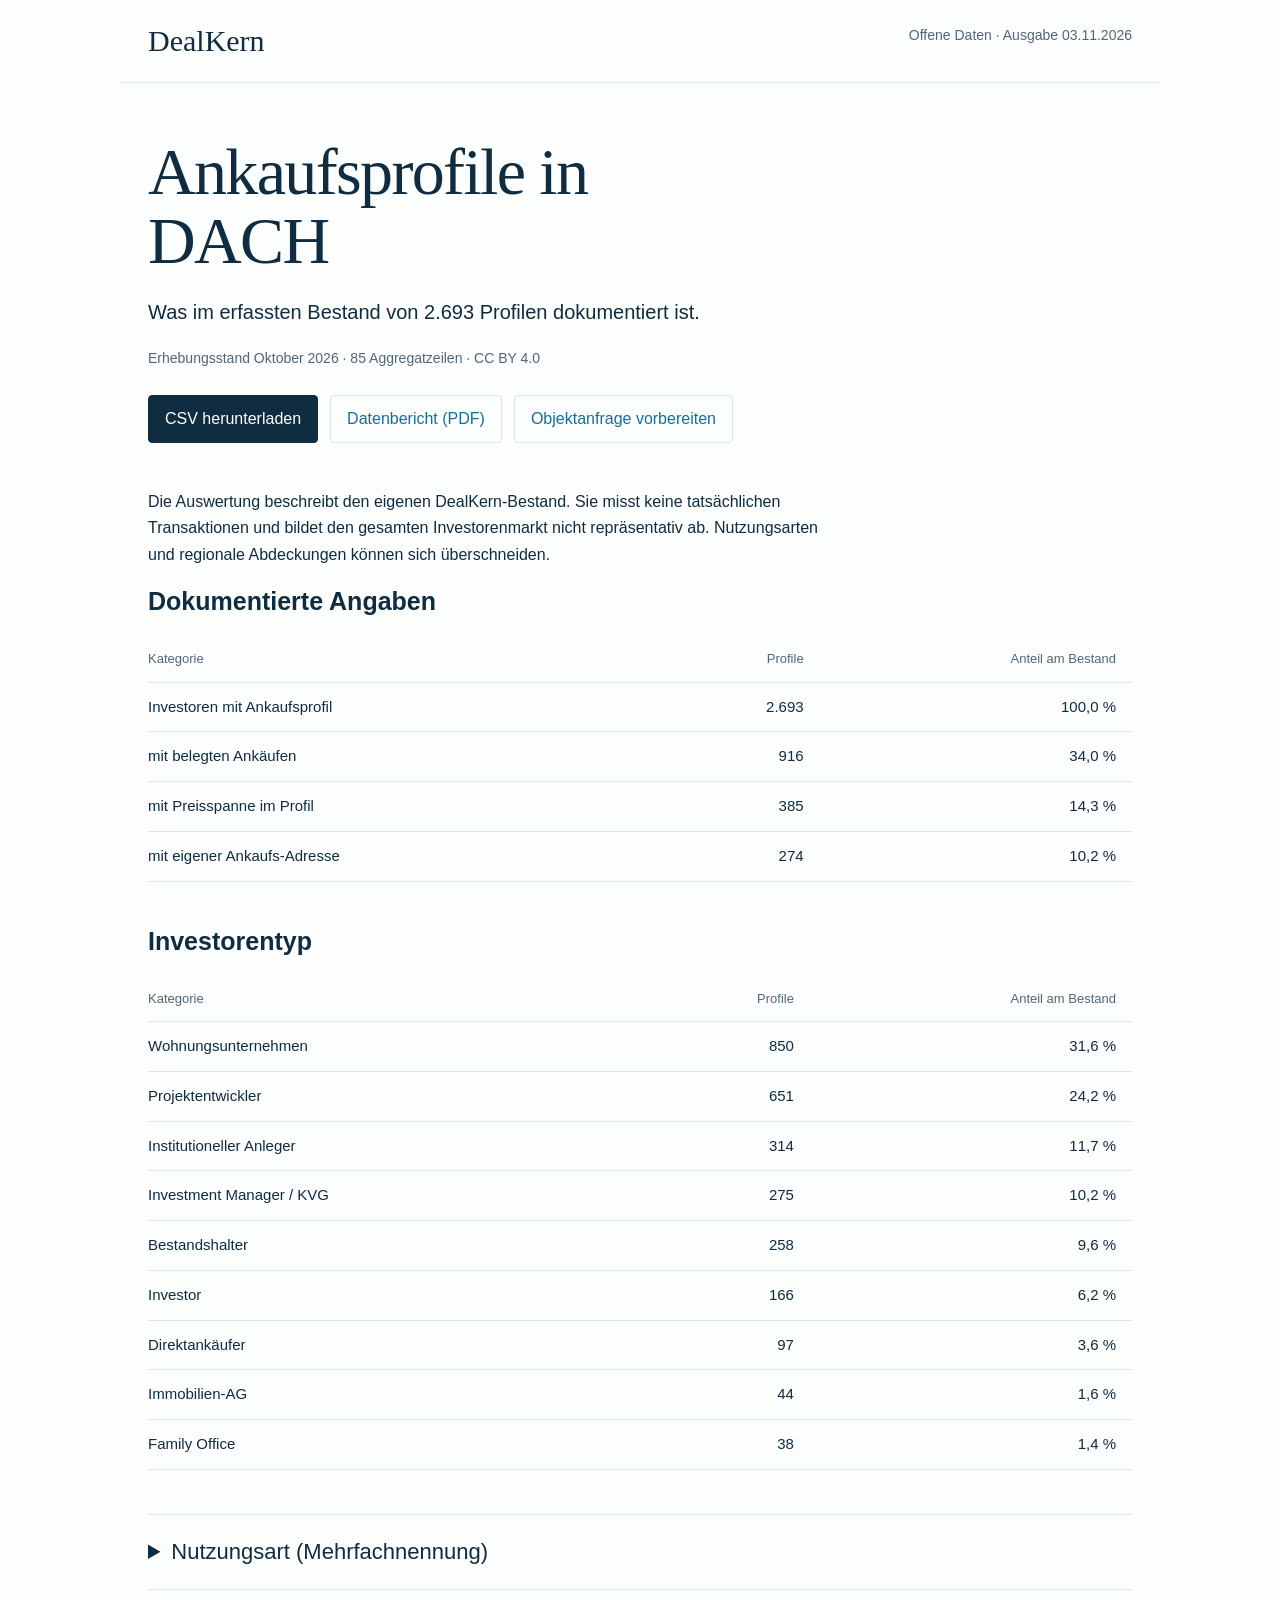
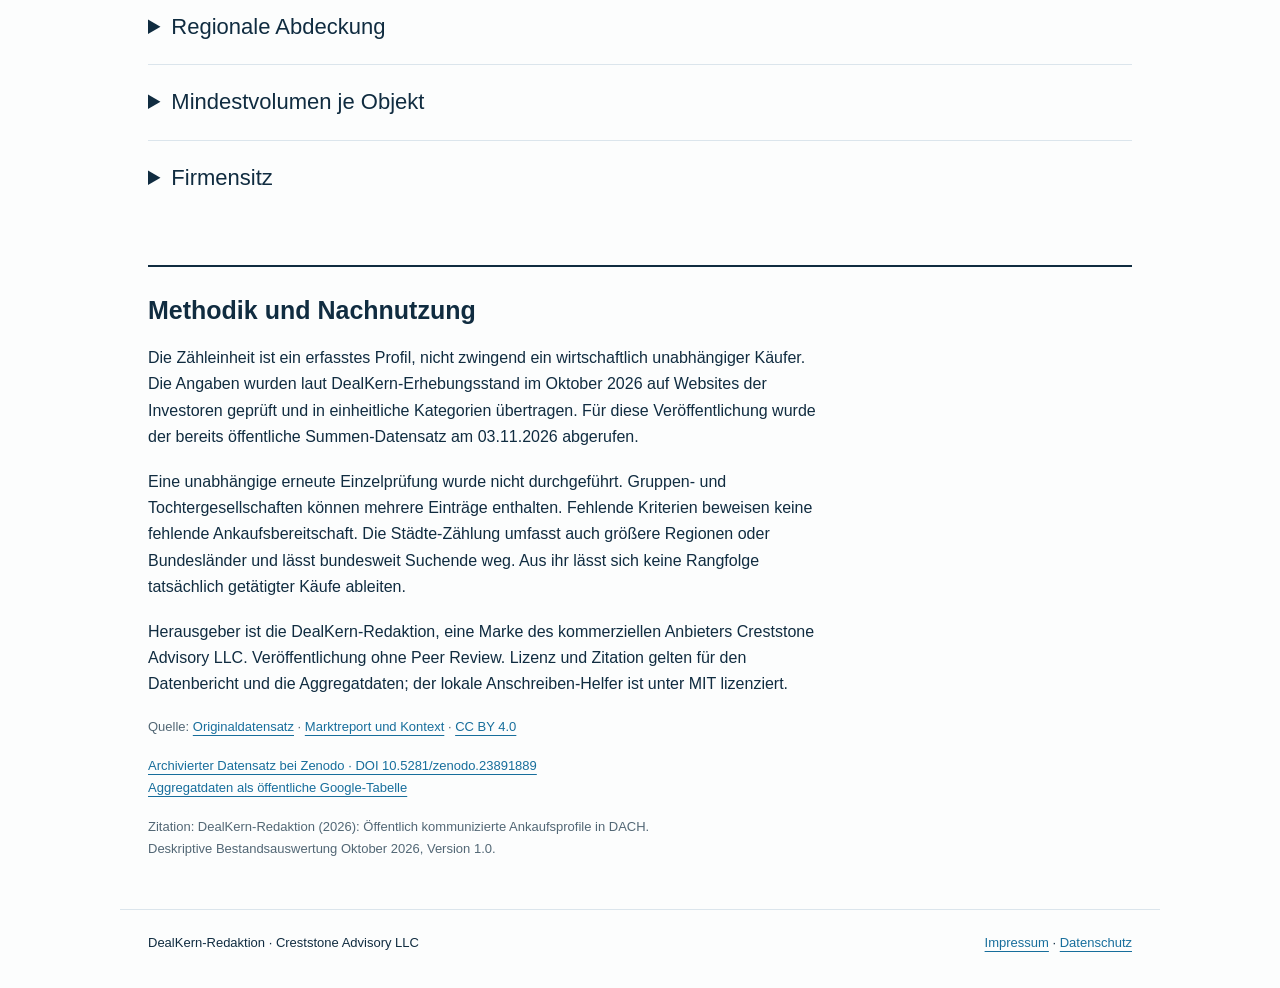
<file: docs/index.html>
<!doctype html><html lang="de"><head><meta charset="utf-8"><meta name="viewport" content="width=device-width,initial-scale=1"><title>Ankaufsprofile DACH 2026: offene Aggregatdaten | DealKern</title><link rel="canonical" href="https://konradbi.github.io/dealkern-open-data/"><meta name="description" content="85 offene Aggregatzeilen zu 2.693 erfassten Ankaufsprofilen: Investorentypen, Nutzungsarten und dokumentierte Kriterien. Mit Methodik, CSV und Datenbericht."><style>
:root{--ink:#102c40;--muted:#526775;--line:#dbe5ec;--accent:#176e9c}*{box-sizing:border-box}body{margin:0;color:var(--ink);background:#fcfdfd;font:16px/1.65 -apple-system,BlinkMacSystemFont,"Segoe UI",sans-serif}header,main,footer{max-width:1040px;margin:auto;padding-left:28px;padding-right:28px}header{padding-top:24px;padding-bottom:24px;display:flex;justify-content:space-between;gap:20px;border-bottom:1px solid var(--line)}.brand{font:30px Georgia,serif;color:var(--ink);text-decoration:none}.meta{color:var(--muted);font-size:14px}main{padding-top:54px}h1{font:clamp(38px,6vw,66px)/1.05 Georgia,serif;letter-spacing:-.025em;max-width:16ch;margin:0 0 20px}h2{font-size:25px;line-height:1.2;margin:0 0 20px;font-weight:600}p{max-width:76ch;margin:0 0 18px}.lede{font-size:20px;max-width:65ch}.actions{display:flex;flex-wrap:wrap;gap:12px;margin:25px 0 46px}a{color:var(--accent);text-underline-offset:4px}.actions a{padding:10px 16px;border:1px solid var(--line);border-radius:4px;text-decoration:none}.actions a:first-child{background:var(--ink);border-color:var(--ink);color:white}section{margin:0 0 44px}.scroll{overflow:auto}table{border-collapse:collapse;width:100%;font-size:15px}th,td{padding:12px 16px 12px 0;border-bottom:1px solid var(--line);text-align:left}thead th{font-size:13px;color:var(--muted);font-weight:500}tbody th{font-weight:400}td{text-align:right;font-variant-numeric:tabular-nums;white-space:nowrap}thead th:not(:first-child){text-align:right}details{border-top:1px solid var(--line);padding:19px 0}summary{font-size:22px;cursor:pointer}details .scroll{margin:20px 0}.method{border-top:2px solid var(--ink);padding-top:28px;margin-top:50px}.small{font-size:13px;color:var(--muted)}footer{margin-top:50px;padding-top:22px;padding-bottom:35px;border-top:1px solid var(--line);font-size:13px;display:flex;justify-content:space-between;gap:15px}a:focus-visible,summary:focus-visible{outline:2px solid var(--accent);outline-offset:5px}@media(max-width:600px){header,main,footer{padding-left:20px;padding-right:20px}header{flex-direction:column;gap:5px}main{padding-top:35px}.lede{font-size:18px}footer{flex-direction:column}th,td{font-size:13px}}@media(prefers-reduced-motion:no-preference){a{transition:background .12s,color .12s}}
</style></head><body><header><a class="brand" href="https://dealkern.com/?utm_source=github&utm_medium=referral&utm_campaign=offene-daten-2026">DealKern</a><span class="meta">Offene Daten · Ausgabe 03.11.2026</span></header><main><h1>Ankaufsprofile in DACH</h1><p class="lede">Was im erfassten Bestand von 2.693 Profilen dokumentiert ist.</p><p class="meta">Erhebungsstand Oktober 2026 · 85 Aggregatzeilen · CC BY 4.0</p><div class="actions"><a href="data/investorenmarkt-dach-2026.csv" download>CSV herunterladen</a><a href="data/ankaufsprofile-dach-2026-datenbericht.pdf">Datenbericht (PDF)</a><a href="objektanfrage/">Objektanfrage vorbereiten</a></div><p>Die Auswertung beschreibt den eigenen DealKern-Bestand. Sie misst keine tatsächlichen Transaktionen und bildet den gesamten Investorenmarkt nicht repräsentativ ab. Nutzungsarten und regionale Abdeckungen können sich überschneiden.</p><section><h2>Dokumentierte Angaben</h2><div class="scroll"><table><thead><tr><th>Kategorie</th><th>Profile</th><th>Anteil am Bestand</th></tr></thead><tbody><tr><th scope="row">Investoren mit Ankaufsprofil</th><td>2.693</td><td>100,0 %</td></tr><tr><th scope="row">mit belegten Ankäufen</th><td>916</td><td>34,0 %</td></tr><tr><th scope="row">mit Preisspanne im Profil</th><td>385</td><td>14,3 %</td></tr><tr><th scope="row">mit eigener Ankaufs-Adresse</th><td>274</td><td>10,2 %</td></tr></tbody></table></div></section><section><h2>Investorentyp</h2><div class="scroll"><table><thead><tr><th>Kategorie</th><th>Profile</th><th>Anteil am Bestand</th></tr></thead><tbody><tr><th scope="row">Wohnungsunternehmen</th><td>850</td><td>31,6 %</td></tr><tr><th scope="row">Projektentwickler</th><td>651</td><td>24,2 %</td></tr><tr><th scope="row">Institutioneller Anleger</th><td>314</td><td>11,7 %</td></tr><tr><th scope="row">Investment Manager / KVG</th><td>275</td><td>10,2 %</td></tr><tr><th scope="row">Bestandshalter</th><td>258</td><td>9,6 %</td></tr><tr><th scope="row">Investor</th><td>166</td><td>6,2 %</td></tr><tr><th scope="row">Direktankäufer</th><td>97</td><td>3,6 %</td></tr><tr><th scope="row">Immobilien-AG</th><td>44</td><td>1,6 %</td></tr><tr><th scope="row">Family Office</th><td>38</td><td>1,4 %</td></tr></tbody></table></div></section><details><summary>Nutzungsart (Mehrfachnennung)</summary><div class="scroll"><table><thead><tr><th>Kategorie</th><th>Profile</th><th>Anteil am Bestand</th></tr></thead><tbody><tr><th scope="row">Wohnen</th><td>1.984</td><td>73,7 %</td></tr><tr><th scope="row">Grundstücke/Projektentwicklung</th><td>713</td><td>26,5 %</td></tr><tr><th scope="row">Gewerbe/Unternehmensimmobilien</th><td>624</td><td>23,2 %</td></tr><tr><th scope="row">Büro</th><td>398</td><td>14,8 %</td></tr><tr><th scope="row">Mixed-Use</th><td>317</td><td>11,8 %</td></tr><tr><th scope="row">Einzelhandel</th><td>290</td><td>10,8 %</td></tr><tr><th scope="row">Logistik/Light Industrial</th><td>268</td><td>10,0 %</td></tr><tr><th scope="row">Hotel</th><td>203</td><td>7,5 %</td></tr><tr><th scope="row">Gesundheit/Pflege</th><td>161</td><td>6,0 %</td></tr><tr><th scope="row">Spezialimmobilien</th><td>107</td><td>4,0 %</td></tr><tr><th scope="row">Studentenwohnen</th><td>93</td><td>3,5 %</td></tr><tr><th scope="row">Micro-/Serviced Apartments</th><td>79</td><td>2,9 %</td></tr><tr><th scope="row">Parken</th><td>51</td><td>1,9 %</td></tr><tr><th scope="row">Infrastruktur/Energie</th><td>13</td><td>0,5 %</td></tr></tbody></table></div></details><details><summary>Regionale Abdeckung</summary><div class="scroll"><table><thead><tr><th>Kategorie</th><th>Profile</th><th>Anteil am Bestand</th></tr></thead><tbody><tr><th scope="row">Köln</th><td>283</td><td>10,5 %</td></tr><tr><th scope="row">Düsseldorf</th><td>281</td><td>10,4 %</td></tr><tr><th scope="row">München</th><td>272</td><td>10,1 %</td></tr><tr><th scope="row">Berlin</th><td>244</td><td>9,1 %</td></tr><tr><th scope="row">Stuttgart</th><td>236</td><td>8,8 %</td></tr><tr><th scope="row">Bonn</th><td>233</td><td>8,7 %</td></tr><tr><th scope="row">Essen</th><td>224</td><td>8,3 %</td></tr><tr><th scope="row">Duisburg</th><td>224</td><td>8,3 %</td></tr><tr><th scope="row">Münster</th><td>223</td><td>8,3 %</td></tr><tr><th scope="row">Dortmund</th><td>221</td><td>8,2 %</td></tr><tr><th scope="row">Bochum</th><td>221</td><td>8,2 %</td></tr><tr><th scope="row">Aachen</th><td>221</td><td>8,2 %</td></tr><tr><th scope="row">Wuppertal</th><td>220</td><td>8,2 %</td></tr><tr><th scope="row">Bielefeld</th><td>211</td><td>7,8 %</td></tr><tr><th scope="row">Nürnberg</th><td>194</td><td>7,2 %</td></tr><tr><th scope="row">Frankfurt</th><td>182</td><td>6,8 %</td></tr><tr><th scope="row">Mannheim</th><td>180</td><td>6,7 %</td></tr><tr><th scope="row">Karlsruhe</th><td>175</td><td>6,5 %</td></tr><tr><th scope="row">Augsburg</th><td>175</td><td>6,5 %</td></tr><tr><th scope="row">Regensburg</th><td>174</td><td>6,5 %</td></tr><tr><th scope="row">Heidelberg</th><td>172</td><td>6,4 %</td></tr><tr><th scope="row">Hamburg</th><td>170</td><td>6,3 %</td></tr><tr><th scope="row">Freiburg</th><td>168</td><td>6,2 %</td></tr><tr><th scope="row">Leipzig</th><td>136</td><td>5,1 %</td></tr><tr><th scope="row">Potsdam</th><td>132</td><td>4,9 %</td></tr><tr><th scope="row">Hannover</th><td>113</td><td>4,2 %</td></tr><tr><th scope="row">Wiesbaden</th><td>112</td><td>4,2 %</td></tr><tr><th scope="row">Dresden</th><td>106</td><td>3,9 %</td></tr><tr><th scope="row">Darmstadt</th><td>101</td><td>3,8 %</td></tr><tr><th scope="row">Erfurt</th><td>86</td><td>3,2 %</td></tr><tr><th scope="row">Braunschweig</th><td>84</td><td>3,1 %</td></tr><tr><th scope="row">Mainz</th><td>79</td><td>2,9 %</td></tr><tr><th scope="row">Jena</th><td>73</td><td>2,7 %</td></tr><tr><th scope="row">Wien</th><td>71</td><td>2,6 %</td></tr><tr><th scope="row">Chemnitz</th><td>68</td><td>2,5 %</td></tr><tr><th scope="row">Halle</th><td>67</td><td>2,5 %</td></tr><tr><th scope="row">Magdeburg</th><td>65</td><td>2,4 %</td></tr><tr><th scope="row">Rostock</th><td>61</td><td>2,3 %</td></tr><tr><th scope="row">Bremen</th><td>54</td><td>2,0 %</td></tr><tr><th scope="row">Kiel</th><td>52</td><td>1,9 %</td></tr><tr><th scope="row">Lübeck</th><td>46</td><td>1,7 %</td></tr><tr><th scope="row">Graz</th><td>22</td><td>0,8 %</td></tr><tr><th scope="row">Zürich</th><td>20</td><td>0,7 %</td></tr><tr><th scope="row">Linz</th><td>12</td><td>0,4 %</td></tr><tr><th scope="row">Salzburg</th><td>7</td><td>0,3 %</td></tr><tr><th scope="row">Bern</th><td>6</td><td>0,2 %</td></tr><tr><th scope="row">Basel</th><td>5</td><td>0,2 %</td></tr></tbody></table></div></details><details><summary>Mindestvolumen je Objekt</summary><div class="scroll"><table><thead><tr><th>Kategorie</th><th>Profile</th><th>Anteil am Bestand</th></tr></thead><tbody><tr><th scope="row">unter 1 Mio. €</th><td>53</td><td>2,0 %</td></tr><tr><th scope="row">1 bis unter 5 Mio. €</th><td>118</td><td>4,4 %</td></tr><tr><th scope="row">5 bis unter 10 Mio. €</th><td>59</td><td>2,2 %</td></tr><tr><th scope="row">10 bis unter 25 Mio. €</th><td>81</td><td>3,0 %</td></tr><tr><th scope="row">25 Mio. € und mehr</th><td>10</td><td>0,4 %</td></tr></tbody></table></div></details><details><summary>Firmensitz</summary><div class="scroll"><table><thead><tr><th>Kategorie</th><th>Profile</th><th>Anteil am Bestand</th></tr></thead><tbody><tr><th scope="row">Deutschland</th><td>2.129</td><td>79,1 %</td></tr><tr><th scope="row">Österreich</th><td>294</td><td>10,9 %</td></tr><tr><th scope="row">Schweiz</th><td>131</td><td>4,9 %</td></tr><tr><th scope="row">anderes Land</th><td>85</td><td>3,2 %</td></tr><tr><th scope="row">unbekannt</th><td>42</td><td>1,6 %</td></tr><tr><th scope="row">Luxemburg</th><td>12</td><td>0,4 %</td></tr></tbody></table></div></details><section class="method" id="methodik"><h2>Methodik und Nachnutzung</h2><p>Die Zähleinheit ist ein erfasstes Profil, nicht zwingend ein wirtschaftlich unabhängiger Käufer. Die Angaben wurden laut DealKern-Erhebungsstand im Oktober 2026 auf Websites der Investoren geprüft und in einheitliche Kategorien übertragen. Für diese Veröffentlichung wurde der bereits öffentliche Summen-Datensatz am 03.11.2026 abgerufen.</p><p>Eine unabhängige erneute Einzelprüfung wurde nicht durchgeführt. Gruppen- und Tochtergesellschaften können mehrere Einträge enthalten. Fehlende Kriterien beweisen keine fehlende Ankaufsbereitschaft. Die Städte-Zählung umfasst auch größere Regionen oder Bundesländer und lässt bundesweit Suchende weg. Aus ihr lässt sich keine Rangfolge tatsächlich getätigter Käufe ableiten.</p><p>Herausgeber ist die DealKern-Redaktion, eine Marke des kommerziellen Anbieters Creststone Advisory LLC. Veröffentlichung ohne Peer Review. Lizenz und Zitation gelten für den Datenbericht und die Aggregatdaten; der lokale Anschreiben-Helfer ist unter MIT lizenziert.</p><p class="small">Quelle: <a href="https://dealkern.com/daten/investorenmarkt-2026.csv">Originaldatensatz</a> · <a href="https://dealkern.com/marktreport-2026?utm_source=github&utm_medium=referral&utm_campaign=offene-daten-2026">Marktreport und Kontext</a> · <a href="https://creativecommons.org/licenses/by/4.0/">CC BY 4.0</a></p><p class="small"><a href="https://doi.org/10.5281/zenodo.23891889">Archivierter Datensatz bei Zenodo · DOI 10.5281/zenodo.23891889</a><br><a href="https://docs.google.com/spreadsheets/d/e/2PACX-1vRKkFG9AFuvOGl0_QwCcKEb0FDw2yDGAFMPSXzvJBh--b1hTAfMDzA3Z9-oxbBCN8eK2Gcnb2RKaf1i/pubhtml">Aggregatdaten als öffentliche Google-Tabelle</a></p><p class="small">Zitation: DealKern-Redaktion (2026): Öffentlich kommunizierte Ankaufsprofile in DACH. Deskriptive Bestandsauswertung Oktober 2026, Version 1.0.</p></section></main><footer><span>DealKern-Redaktion · Creststone Advisory LLC</span><span><a href="https://dealkern.com/impressum">Impressum</a> · <a href="https://dealkern.com/datenschutz">Datenschutz</a></span></footer></body></html>
</file>
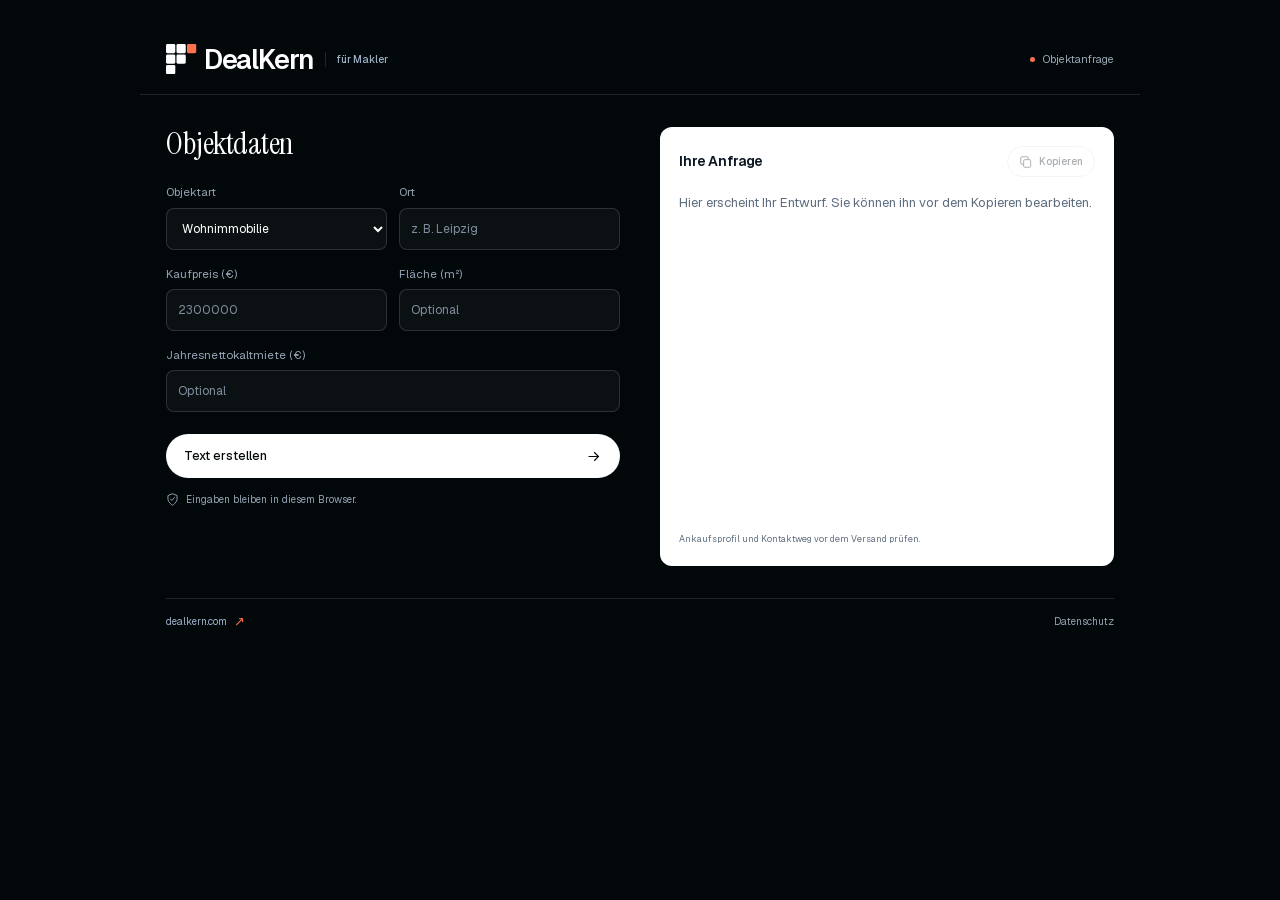
<file: docs/objektanfrage/index.html>
<!doctype html>
<html lang="de" data-surface="web"><head><meta charset="utf-8"><meta name="viewport" content="width=device-width,initial-scale=1"><title>Objektanfrage | DealKern</title><link rel="stylesheet" href="popup.css"></head><body>
<header class="topbar"><a class="brand" href="https://dealkern.com/?utm_source=objektanfrage&utm_medium=referral" target="_blank" rel="noopener noreferrer" aria-label="DealKern Startseite"><svg viewBox="0 0 960 196" width="148" role="img" aria-label="DealKern"><g fill="currentColor"><rect width="60" height="60" rx="9"/><rect x="68" width="60" height="60" rx="9"/><rect y="68" width="60" height="60" rx="9"/><rect x="68" y="68" width="60" height="60" rx="9"/><rect y="136" width="60" height="60" rx="9"/></g><rect x="136" width="60" height="60" rx="9" fill="#FC734D"/><text x="244" y="160" fill="currentColor" font-size="176" font-weight="600" letter-spacing="-7" font-family="Geist, sans-serif">DealKern</text></svg><small>für Makler</small></a><span class="tool-name">Objektanfrage</span></header>
<main><section class="object" aria-labelledby="title"><h1 id="title">Objektdaten</h1><form id="brief-form"><div class="fields">
<label>Objektart<select name="kind" required><option value="Wohnen">Wohnimmobilie</option><option value="Büro">Büroimmobilie</option><option value="Logistik">Logistikimmobilie</option><option value="Grundstück">Grundstück</option><option value="Hotel">Hotel</option><option value="Gewerbe">Gewerbeimmobilie</option></select></label>
<label>Ort<input name="city" required maxlength="100" autocomplete="off" placeholder="z. B. Leipzig"></label>
<label>Kaufpreis (€)<input name="price" type="number" min="1" step="any" required inputmode="decimal" placeholder="2300000"></label>
<label>Fläche (m²)<input name="area" type="number" min="1" step="any" inputmode="decimal" placeholder="Optional"></label>
<label class="wide">Jahresnettokaltmiete (€)<input name="rent" type="number" min="0" step="any" inputmode="decimal" placeholder="Optional"></label></div>
<button class="cta" type="submit">Text erstellen <svg width="17" height="17" viewBox="0 0 24 24" fill="none" stroke="currentColor" stroke-width="1.7" aria-hidden="true"><path d="M5 12h14m-6-6 6 6-6 6"/></svg></button>
<p class="local"><svg width="13" height="15" viewBox="0 0 20 22" fill="none" stroke="currentColor" stroke-width="1.5" aria-hidden="true"><path d="m10 2 7 3v6c0 4-7 9-7 9s-7-5-7-9V5l7-3Z"/><path d="m6.5 10 2.5 2.5 4.5-5"/></svg>Eingaben bleiben in diesem Browser.</p></form></section>
<section class="draft" aria-labelledby="draft-title"><div class="draft-head"><h2 id="draft-title">Ihre Anfrage</h2><button id="copy" class="copy" disabled type="button"><svg width="14" height="14" viewBox="0 0 24 24" fill="none" stroke="currentColor" stroke-width="1.6" aria-hidden="true"><rect x="8" y="8" width="12" height="13" rx="2"/><path d="M16 8V5a2 2 0 0 0-2-2H5a2 2 0 0 0-2 2v9a2 2 0 0 0 2 2h3"/></svg>Kopieren</button></div><label class="sr-only" for="output">Anschreiben</label><textarea id="output" placeholder="Hier erscheint Ihr Entwurf. Sie können ihn vor dem Kopieren bearbeiten." spellcheck="true"></textarea><p id="metrics" class="metrics" hidden></p><p id="status" class="status" role="status" aria-live="polite"></p><p class="help">Ankaufsprofil und Kontaktweg vor dem Versand prüfen.</p></section></main>
<footer><a class="site-link" href="https://dealkern.com/?utm_source=objektanfrage&utm_medium=referral" target="_blank" rel="noopener noreferrer">dealkern.com <span aria-hidden="true">↗</span></a><a href="privacy.html" target="_blank" rel="noopener noreferrer">Datenschutz</a></footer><script src="teaser.js"></script><script src="popup.js"></script></body></html>
</file>
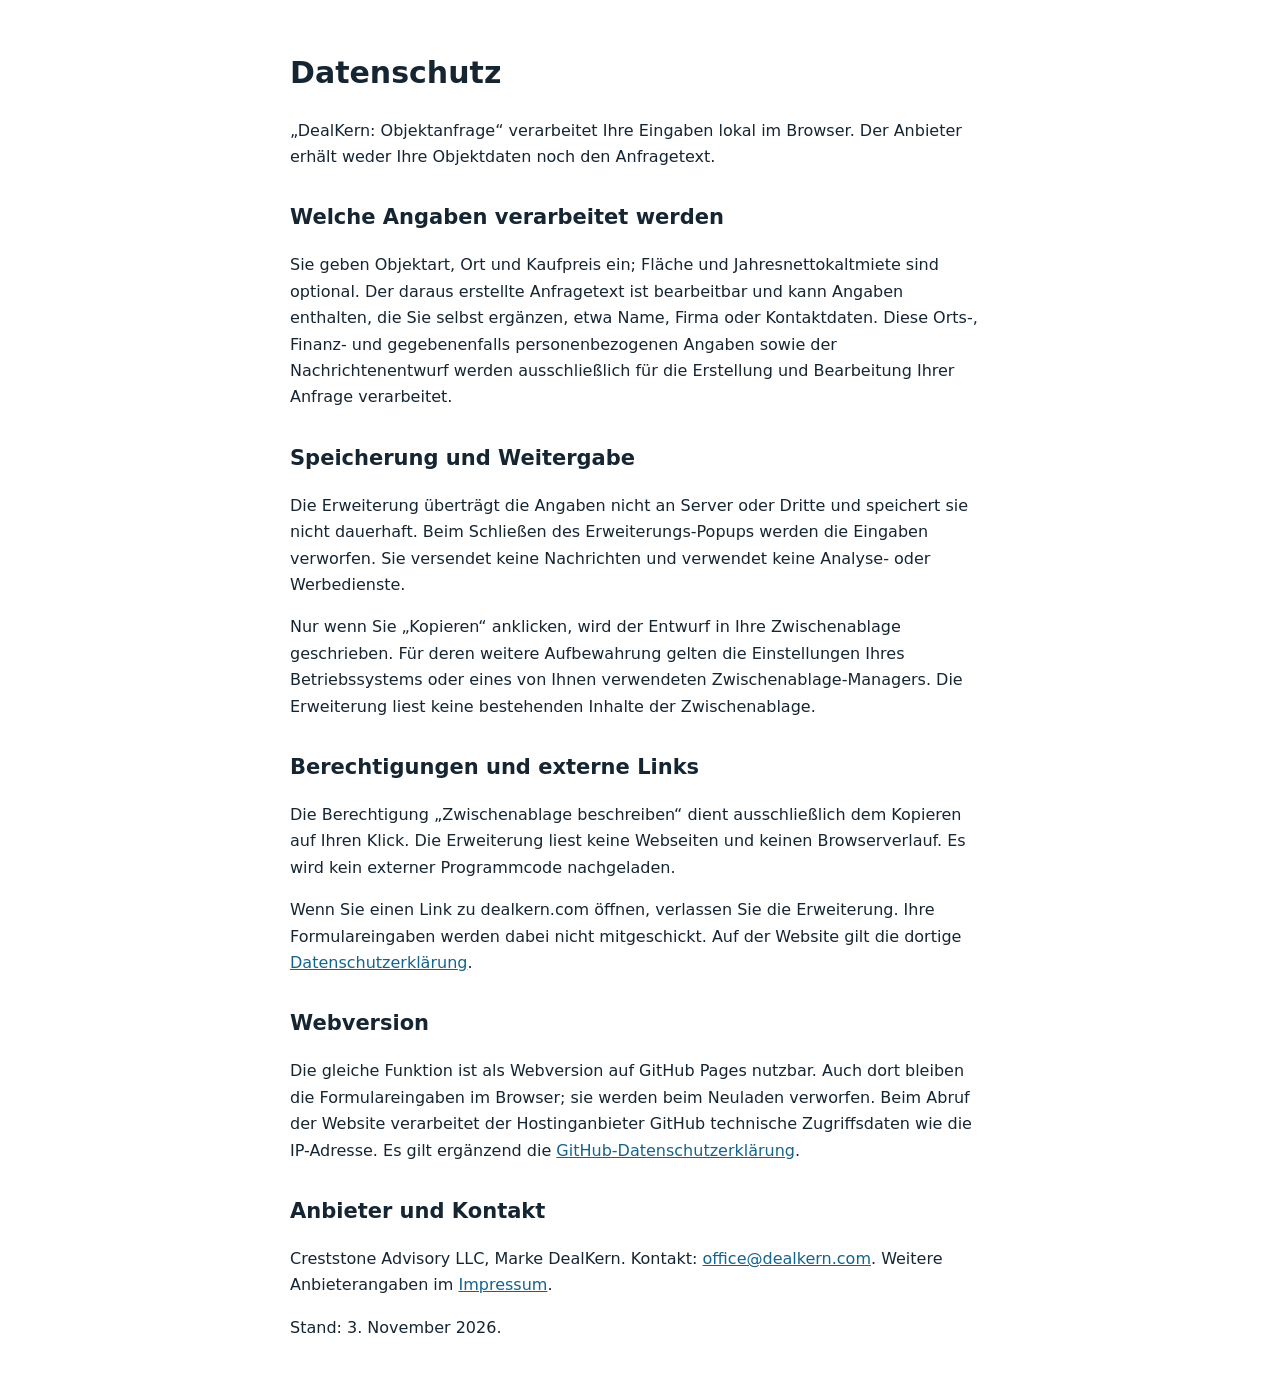
<file: docs/objektanfrage/privacy.html>
<!doctype html><html lang="de"><head><meta charset="utf-8"><meta name="viewport" content="width=device-width,initial-scale=1"><title>Datenschutz | DealKern Objektanfrage</title><style>body{font:16px/1.65 system-ui,sans-serif;max-width:700px;margin:48px auto;padding:0 22px;color:#162532}h1{font-size:30px}h2{font-size:21px;margin-top:30px}a{color:#14638b}</style></head><body><h1>Datenschutz</h1><p>„DealKern: Objektanfrage“ verarbeitet Ihre Eingaben lokal im Browser. Der Anbieter erhält weder Ihre Objektdaten noch den Anfragetext.</p><h2>Welche Angaben verarbeitet werden</h2><p>Sie geben Objektart, Ort und Kaufpreis ein; Fläche und Jahresnettokaltmiete sind optional. Der daraus erstellte Anfragetext ist bearbeitbar und kann Angaben enthalten, die Sie selbst ergänzen, etwa Name, Firma oder Kontaktdaten. Diese Orts-, Finanz- und gegebenenfalls personenbezogenen Angaben sowie der Nachrichtenentwurf werden ausschließlich für die Erstellung und Bearbeitung Ihrer Anfrage verarbeitet.</p><h2>Speicherung und Weitergabe</h2><p>Die Erweiterung überträgt die Angaben nicht an Server oder Dritte und speichert sie nicht dauerhaft. Beim Schließen des Erweiterungs-Popups werden die Eingaben verworfen. Sie versendet keine Nachrichten und verwendet keine Analyse- oder Werbedienste.</p><p>Nur wenn Sie „Kopieren“ anklicken, wird der Entwurf in Ihre Zwischenablage geschrieben. Für deren weitere Aufbewahrung gelten die Einstellungen Ihres Betriebssystems oder eines von Ihnen verwendeten Zwischenablage-Managers. Die Erweiterung liest keine bestehenden Inhalte der Zwischenablage.</p><h2>Berechtigungen und externe Links</h2><p>Die Berechtigung „Zwischenablage beschreiben“ dient ausschließlich dem Kopieren auf Ihren Klick. Die Erweiterung liest keine Webseiten und keinen Browserverlauf. Es wird kein externer Programmcode nachgeladen.</p><p>Wenn Sie einen Link zu dealkern.com öffnen, verlassen Sie die Erweiterung. Ihre Formulareingaben werden dabei nicht mitgeschickt. Auf der Website gilt die dortige <a href="https://dealkern.com/datenschutz" target="_blank" rel="noopener noreferrer">Datenschutzerklärung</a>.</p><h2>Webversion</h2><p>Die gleiche Funktion ist als Webversion auf GitHub Pages nutzbar. Auch dort bleiben die Formulareingaben im Browser; sie werden beim Neuladen verworfen. Beim Abruf der Website verarbeitet der Hostinganbieter GitHub technische Zugriffsdaten wie die IP-Adresse. Es gilt ergänzend die <a href="https://docs.github.com/en/site-policy/privacy-policies/github-general-privacy-statement">GitHub-Datenschutzerklärung</a>.</p><h2>Anbieter und Kontakt</h2><p>Creststone Advisory LLC, Marke DealKern. Kontakt: <a href="mailto:office@dealkern.com">office@dealkern.com</a>. Weitere Anbieterangaben im <a href="https://dealkern.com/impressum" target="_blank" rel="noopener noreferrer">Impressum</a>.</p><p>Stand: 3. November 2026.</p></body></html>
</file>
<file: docs/objektanfrage/popup.css>
@font-face{font-family:Geist;src:url('fonts/geist-latin.woff2') format('woff2');font-weight:100 900;font-display:swap}@font-face{font-family:'Instrument Serif';src:url('fonts/instrument-serif-latin.woff2') format('woff2');font-weight:400;font-display:swap}
:root{color-scheme:dark;--bg:#02070a;--ink:#fff;--text:#d9e1ea;--muted:#95a3b3;--rule:rgba(255,255,255,.12);--blue:#0297de;--orange:#fc734d;--sans:Geist,system-ui,sans-serif;--head:'Instrument Serif',Georgia,serif}*{box-sizing:border-box}html,body{margin:0;min-width:760px;width:760px;background:var(--bg);color:var(--text);font:13px/1.5 var(--sans);-webkit-font-smoothing:antialiased}body{overflow-x:hidden}h1,h2,p{margin:0}button,input,select,textarea{font:inherit}a{color:inherit;text-decoration:none}button{cursor:pointer}button:disabled{cursor:default;opacity:.35}a:focus-visible,button:focus-visible,input:focus-visible,select:focus-visible,textarea:focus-visible{outline:2px solid var(--blue);outline-offset:3px}
.topbar{display:flex;align-items:center;justify-content:space-between;padding:20px 26px;border-bottom:1px solid var(--rule)}.brand{display:inline-flex;align-items:center;gap:11px;color:var(--ink)}.brand svg{display:block;height:auto}.brand small{font-size:10px;font-weight:500;color:#9fb3c8;border-left:1px solid var(--rule);padding-left:11px;white-space:nowrap}.tool-name{display:inline-flex;align-items:center;gap:8px;color:var(--muted);font-size:11px}.tool-name::before{content:'';width:5px;height:5px;border-radius:50%;background:var(--orange)}
main{display:grid;grid-template-columns:310px 1fr;gap:26px;padding:23px 26px 22px}.object h1{color:var(--ink);font:400 31px/1.1 var(--head);letter-spacing:-.015em;margin:0 0 22px}.fields{display:grid;grid-template-columns:1fr 1fr;gap:15px 12px}.wide{grid-column:1/-1}label{display:grid;gap:7px;font-size:11.5px;color:var(--muted)}input,select{width:100%;min-width:0;height:42px;padding:0 11px;color:var(--ink);background:rgba(255,255,255,.04);border:1px solid rgba(255,255,255,.14);border-radius:8px;font-size:12px}input::placeholder{color:#7f8e9e;opacity:1}select{padding-right:6px}select option{background:#09121b;color:#fff}input:focus,select:focus{border-color:var(--blue)}.cta{display:flex;align-items:center;justify-content:space-between;gap:12px;width:100%;min-height:44px;margin-top:22px;padding:0 18px;border:0;border-radius:999px;background:#fff;color:#02070a;font-weight:500;font-size:12px}.cta:hover{background:#e6f4fc}.local{display:flex;align-items:center;gap:7px;margin-top:14px;color:var(--muted);font-size:10px}.local svg{color:var(--muted);flex:none}
.draft{display:flex;flex-direction:column;min-width:0;padding:18px;background:#fff;color:#0b1622;border:1px solid rgba(255,255,255,.2);border-radius:12px}.draft-head{display:flex;align-items:center;justify-content:space-between;gap:14px;margin-bottom:14px}.draft h2{font-size:14px;font-weight:600;letter-spacing:-.01em}.copy{display:inline-flex;align-items:center;justify-content:center;gap:6px;min-height:31px;padding:0 11px;border:1px solid #dce2e8;border-radius:999px;color:#0b1622;background:transparent;font-size:10px;font-weight:500}.copy:not(:disabled):hover{background:#eef3f8;border-color:#c0cbd5}textarea{display:block;flex:1;width:100%;min-height:245px;resize:none;padding:0;border:0;background:transparent;color:#1d2a37;line-height:1.6;font-size:11.5px;outline-offset:5px;scrollbar-width:thin}textarea::placeholder{color:#5e6d7e;line-height:1.8;opacity:1}.metrics{margin-top:11px;padding-top:10px;border-top:1px solid #e5e9ee;color:#0b1622;font-size:10px;font-variant-numeric:tabular-nums}.status{min-height:17px;color:#0279c4;font-size:10px;margin-top:8px}.help{color:#5e6d7e;font-size:9px;margin-top:7px;line-height:1.5}
footer{display:flex;align-items:center;justify-content:space-between;gap:20px;margin:0 26px;padding:13px 0 16px;border-top:1px solid var(--rule);font-size:10px;color:var(--muted)}.site-link{display:inline-flex;align-items:center;gap:7px;color:#9fb3c8}.site-link span{color:var(--orange);font-size:13px}footer a:hover{color:#fff}.sr-only{position:absolute;clip:rect(0,0,0,0);height:1px;width:1px;overflow:hidden}
html[data-surface=web],html[data-surface=web] body{min-width:0;width:auto}html[data-surface=web] body{max-width:1000px;margin:24px auto}html[data-surface=web] main{grid-template-columns:minmax(0,1fr) minmax(0,1fr);padding-top:32px;padding-bottom:32px;gap:40px}html[data-surface=web] textarea{font-size:13px;min-height:310px}@media(max-width:600px){html[data-surface=web] body{margin:0}html[data-surface=web] main{grid-template-columns:1fr;gap:24px}html[data-surface=web] .topbar{padding:20px}html[data-surface=web] main{padding:24px 20px}html[data-surface=web] footer{margin:0 20px}html[data-surface=web] .brand small{display:none}html[data-surface=web] textarea{min-height:270px}}@media(prefers-reduced-motion:no-preference){button,input,select,a{transition:background .16s,border-color .16s,color .16s,transform .16s}.cta svg{transition:transform .16s}.cta:hover svg{transform:translateX(3px)}.cta:active,.copy:active{transform:scale(.985)}}
</file>
